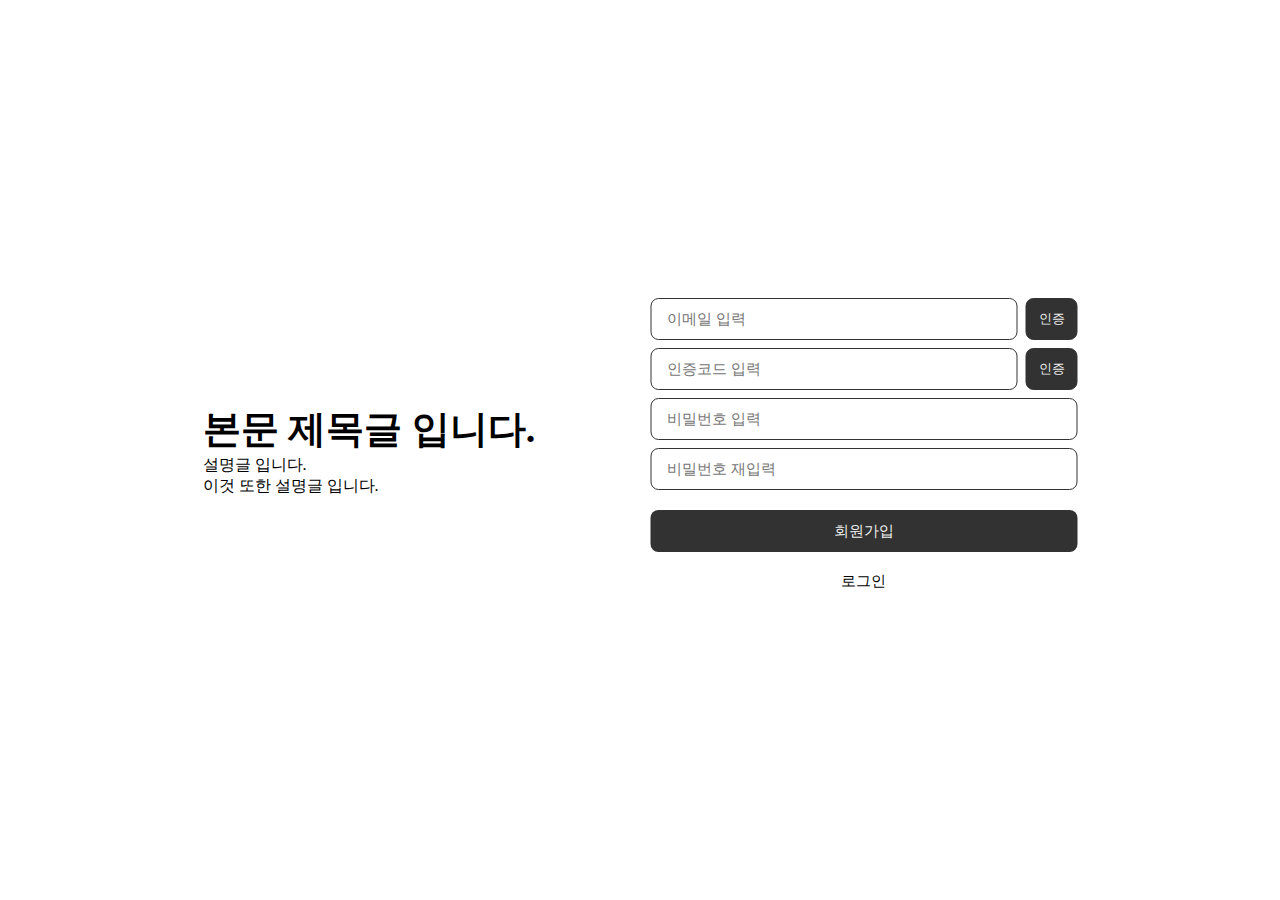
<file: docs/members/signin.html>
<!DOCTYPE html>
<html lang="ko">
<head>
    <meta charset="UTF-8">
    <title>회원가입</title>
    <link rel="stylesheet" href="../css/reset.css">
    <link rel="stylesheet" href="../css/signin.css">
</head>
<body>

    <div id="container">
        <div class="texts">
            <div>
                <h1>본문 제목글 입니다.</h1>
                <p>설명글 입니다.</p>
                <p>이것 또한 설명글 입니다.</p>
            </div>
        </div>
        <div class="inputs">
            <form>
                <div class="details">
                    <p>
                        <input type="email" name="email" placeholder="이메일 입력">
                        <button type="button">인증</button>
                    </p>
                    <p>
                        <input type="text" name="code" placeholder="인증코드 입력">
                        <button type="button">인증</button>
                    </p>
                    <p><input type="password" name="password" placeholder="비밀번호 입력"></p>
                    <p><input type="password" name="password2" placeholder="비밀번호 재입력"></p>
                </div>
                <div class="buttons">
                    <p><button type="submit" class="signin">회원가입</button></p>
                    <p><button type="button" class="login">로그인</button></p>
                </div>
            </form>
        </div>
    </div>

</body>
</html>
</file>
<file: docs/css/signin.css>
#container {
    display: flex;
    gap: 20px;

    position: absolute;
    top: 50%; left: 50%;
    transform: translate(-50%, -50%);
}

#container > div {
    flex: 1;

    display: flex;
    align-items: center;
}

#container > .texts {
    width: 36rem;
}

#container > .texts > div > h1 {
    font: bold 2.4rem serif;
}

#container > .texts > div > p {
    font: 1rem serif;
}

#container > .inputs > form {
    flex: 1;

    display: flex;
    flex-direction: column;
    gap: 20px;
}

#container > .inputs > form > .details {
    display: flex;
    flex-direction: column;
    gap: 8px;
}

#container > .inputs > form > .details > p {
    display: flex;
    gap: 8px;
}

#container > .inputs > form > .details > p > input {
    flex: 1;

    height: 42px;
    padding: 0 16px;
    box-sizing: border-box;

    background: none;
    border: 1px solid #323232;
    border-radius: 8px;

    font: lighter .92rem arial;

    outline: none;
}

#container > .inputs > form > .details > p > button {
    padding: 0 12px;

    background: #323232;
    border: 1px solid #323232;
    border-radius: 8px;

    color: #eee;

    cursor: pointer;
}

#container > .inputs > form > .buttons {
    display: flex;
    flex-direction: column;
    gap: 8px;
}

#container > .inputs > form > .buttons > p > button {
    width: 100%; height: 42px;
    padding: 0 16px;
    margin: 0;

    border-radius: 8px;

    font: .92rem arial;

    cursor: pointer;
}

#container > .inputs > form > .buttons > p > .signin {
    background-color: #323232;
    border: none;

    color: #eee;
}

#container > .inputs > form > .buttons > p > .login {
    background: none;
    border: none;
}

#container > .inputs > form > .buttons > p > .login:hover {
    background-color: rgba( 0, 0, 0, 0.05);
}
</file>
